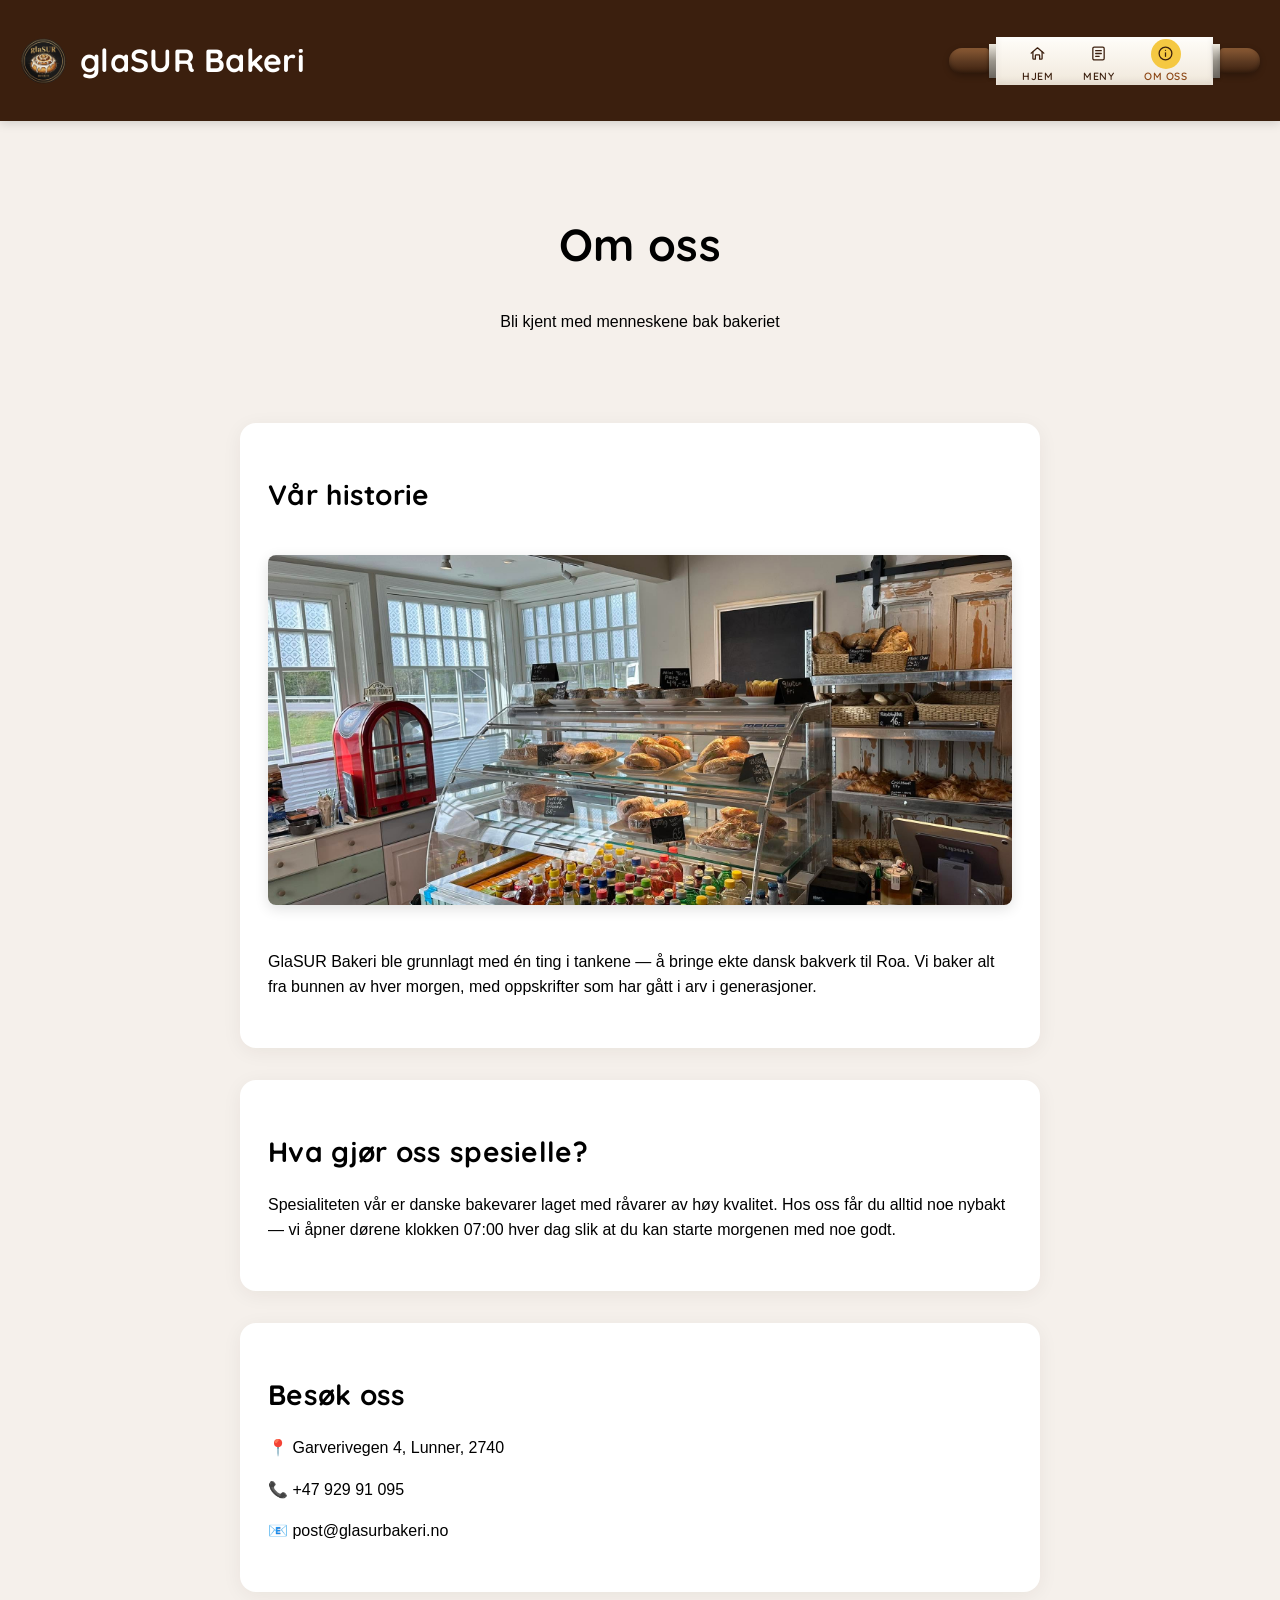
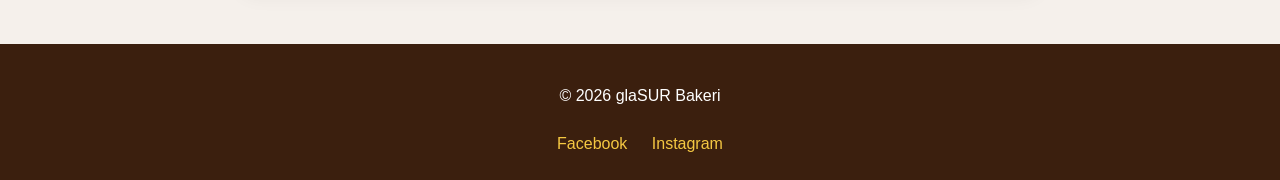
<file: OmOss.html>
<!DOCTYPE html>
<html lang="no">
<head>
    <meta charset="UTF-8">
    <meta name="viewport" content="width=device-width, initial-scale=1.0">
    <meta name="description" content="Bli kjent med glaSUR Bakeri i Lunner — vår historie, hva som gjør oss spesielle, og hvordan du finner oss.">
    <title>Om oss</title>
    <link rel="icon" href="Bilder/glasur-logo.png" type="image/png">
    <link rel="preconnect" href="https://fonts.googleapis.com">
    <link rel="preconnect" href="https://fonts.gstatic.com" crossorigin>
    <link href="https://fonts.googleapis.com/css2?family=Quicksand:wght@500;600;700&display=swap" rel="stylesheet">
    <link rel="stylesheet" href="CSS/style.css">
</head>
<body>
  <header>
    <div class="brand">
      <img src="Bilder/glasur-logo.png" alt="" class="header-logo">
      <h1>glaSUR Bakeri</h1>
    </div>

    <nav class="kjevle-nav" aria-label="Hovednavigasjon">
      <span class="kjevle-handle" aria-hidden="true"></span>
      <span class="kjevle-ring" aria-hidden="true"></span>
      <ul class="kjevle-list">
        <li>
          <a href="index.html" class="kjevle-link">
            <span class="kjevle-icon-wrap">
              <svg viewBox="0 0 24 24" fill="none" stroke="currentColor" stroke-width="1.8" stroke-linecap="round" stroke-linejoin="round" aria-hidden="true"><path d="M3 11.5 12 4l9 7.5"/><path d="M5.5 10v9a1 1 0 0 0 1 1H9v-5a1 1 0 0 1 1-1h4a1 1 0 0 1 1 1v5h2.5a1 1 0 0 0 1-1v-9"/></svg>
            </span>
            <span class="kjevle-label">Hjem</span>
          </a>
        </li>
        <li>
          <a href="Meny.html" class="kjevle-link">
            <span class="kjevle-icon-wrap">
              <svg viewBox="0 0 24 24" fill="none" stroke="currentColor" stroke-width="1.8" stroke-linecap="round" stroke-linejoin="round" aria-hidden="true"><rect x="4" y="3" width="16" height="18" rx="2"/><path d="M8 8h8M8 12h8M8 16h5"/></svg>
            </span>
            <span class="kjevle-label">Meny</span>
          </a>
        </li>
        <li>
          <a href="OmOss.html" class="kjevle-link" aria-current="page">
            <span class="kjevle-icon-wrap">
              <svg viewBox="0 0 24 24" fill="none" stroke="currentColor" stroke-width="1.8" stroke-linecap="round" stroke-linejoin="round" aria-hidden="true"><circle cx="12" cy="12" r="9"/><line x1="12" y1="11" x2="12" y2="16"/><circle cx="12" cy="7.5" r="0.9" fill="currentColor" stroke="none"/></svg>
            </span>
            <span class="kjevle-label">Om oss</span>
          </a>
        </li>
      </ul>
      <span class="kjevle-ring" aria-hidden="true"></span>
      <span class="kjevle-handle" aria-hidden="true"></span>
    </nav>
  </header>

  <main>
  <section class="hero reveal">
    <h2>Om oss</h2>
    <p>Bli kjent med menneskene bak bakeriet</p>
  </section>

  <section class="reveal">
    <h2>Vår historie</h2>
    <img src="Bilder/glasur-om-oss.jpg" alt="GlaSUR Bakeri" class="omoss-bilde" loading="lazy">
    <p>GlaSUR Bakeri ble grunnlagt med én ting i tankene — å bringe ekte dansk bakverk til Roa. Vi baker alt fra bunnen av hver morgen, med oppskrifter som har gått i arv i generasjoner.</p>
  </section>

  <section class="reveal">
    <h2>Hva gjør oss spesielle?</h2>
    <p>Spesialiteten vår er danske bakevarer laget med råvarer av høy kvalitet. Hos oss får du alltid noe nybakt — vi åpner dørene klokken 07:00 hver dag slik at du kan starte morgenen med noe godt.</p>
  </section>

  <section class="reveal">
    <h2>Besøk oss</h2>
   <p><span aria-hidden="true">📍</span> <span class="sr-only">Adresse:</span> Garverivegen 4, Lunner, 2740</p>
  <p><span aria-hidden="true">📞</span> <span class="sr-only">Telefon:</span> +47 929 91 095</p>
  <p><span aria-hidden="true">📧</span> <span class="sr-only">E-post:</span> post@glasurbakeri.no</p>
  </section>
</main>
<footer>
  <p>© 2026 glaSUR Bakeri</p>
  <a href="https://www.facebook.com/profile.php?id=61575648731493" target="_blank" rel="noopener noreferrer">Facebook</a>
  <a href="https://www.instagram.com/glasur.bakeri/" target="_blank" rel="noopener noreferrer">Instagram</a>
</footer>
  <script src="JS/main.js"></script>
</body>
</html>
</file>
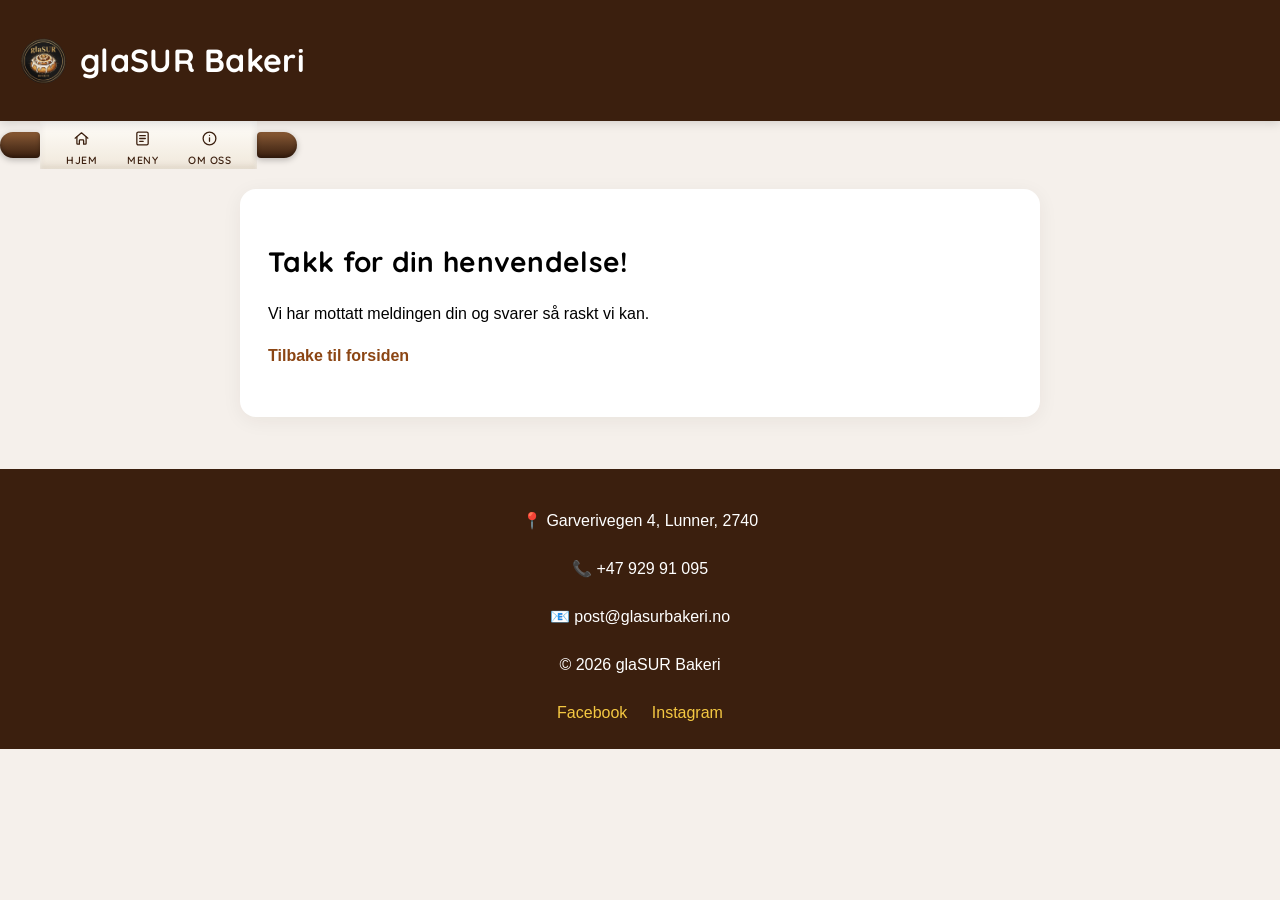
<file: takk.html>
<!DOCTYPE html>
<html lang="no">
<head>
    <meta charset="UTF-8">
    <meta name="viewport" content="width=device-width, initial-scale=1.0">
    <meta name="description" content="Takk for din henvendelse til glaSUR Bakeri. Vi svarer så raskt vi kan.">
    <title>Takk</title>
    <link rel="icon" href="Bilder/glasur-logo.png" type="image/png">
    <link rel="preconnect" href="https://fonts.googleapis.com">
    <link rel="preconnect" href="https://fonts.gstatic.com" crossorigin>
    <link href="https://fonts.googleapis.com/css2?family=Quicksand:wght@500;600;700&display=swap" rel="stylesheet">
    <link rel="stylesheet" href="CSS/style.css">
</head>
<body>
  <header>
    <div class="brand">
      <img src="Bilder/glasur-logo.png" alt="" class="header-logo">
      <h1>glaSUR Bakeri</h1>
    </div>
  </header>

  <nav class="kjevle-nav" aria-label="Hovednavigasjon">
    <span class="kjevle-handle" aria-hidden="true"></span>
    <ul class="kjevle-list">
      <li>
        <a href="index.html" class="kjevle-link">
          <span class="kjevle-icon-wrap">
            <svg viewBox="0 0 24 24" fill="none" stroke="currentColor" stroke-width="1.8" stroke-linecap="round" stroke-linejoin="round" aria-hidden="true"><path d="M3 11.5 12 4l9 7.5"/><path d="M5.5 10v9a1 1 0 0 0 1 1H9v-5a1 1 0 0 1 1-1h4a1 1 0 0 1 1 1v5h2.5a1 1 0 0 0 1-1v-9"/></svg>
          </span>
          <span class="kjevle-label">Hjem</span>
        </a>
      </li>
      <li>
        <a href="Meny.html" class="kjevle-link">
          <span class="kjevle-icon-wrap">
            <svg viewBox="0 0 24 24" fill="none" stroke="currentColor" stroke-width="1.8" stroke-linecap="round" stroke-linejoin="round" aria-hidden="true"><rect x="4" y="3" width="16" height="18" rx="2"/><path d="M8 8h8M8 12h8M8 16h5"/></svg>
          </span>
          <span class="kjevle-label">Meny</span>
        </a>
      </li>
      <li>
        <a href="OmOss.html" class="kjevle-link">
          <span class="kjevle-icon-wrap">
            <svg viewBox="0 0 24 24" fill="none" stroke="currentColor" stroke-width="1.8" stroke-linecap="round" stroke-linejoin="round" aria-hidden="true"><circle cx="12" cy="12" r="9"/><line x1="12" y1="11" x2="12" y2="16"/><circle cx="12" cy="7.5" r="0.9" fill="currentColor" stroke="none"/></svg>
          </span>
          <span class="kjevle-label">Om oss</span>
        </a>
      </li>
    </ul>
    <span class="kjevle-handle" aria-hidden="true"></span>
  </nav>

  <main>
    <section class="reveal">
      <h2>Takk for din henvendelse!</h2>
      <p>Vi har mottatt meldingen din og svarer så raskt vi kan.</p>
      <p><a href="index.html">Tilbake til forsiden</a></p>
    </section>
  </main>

 <footer>
  <p><span aria-hidden="true">📍</span> <span class="sr-only">Adresse:</span> Garverivegen 4, Lunner, 2740</p>
  <p><span aria-hidden="true">📞</span> <span class="sr-only">Telefon:</span> +47 929 91 095</p>
  <p><span aria-hidden="true">📧</span> <span class="sr-only">E-post:</span> post@glasurbakeri.no</p>
  <p>© 2026 glaSUR Bakeri</p>
  <a href="https://www.facebook.com/profile.php?id=61575648731493" target="_blank" rel="noopener noreferrer">Facebook</a>
<a href="https://www.instagram.com/glasur.bakeri/" target="_blank" rel="noopener noreferrer">Instagram</a>
</footer>
  <script src="JS/main.js"></script>

</body>
</html>
</file>
<file: CSS/style.css>
/* Fargepalett – én kilde til sannhet */
:root {
    --brun-mork: #3b1f0e;   /* mørk brun: header, hero-bunn, tekst */
    --brun: #8B4513;        /* medium brun: aksent, hover, lenker */
    --krem: #f5f0eb;        /* lys bakgrunn */
    --gul: #f5c842;         /* gul aksent: CTA, detaljer */
}

@media (prefers-reduced-motion: no-preference) {
    html { scroll-behavior: smooth; }
}

body {
    margin: 0;
    background-color: #f5f0eb;
    font-family: 'Segoe UI', Roboto, Helvetica, Arial, sans-serif;
    line-height: 1.6;
}

h1, h2, h3 {
    font-family: 'Quicksand', 'Segoe UI', sans-serif;
    letter-spacing: 0.3px;
    line-height: 1.2;
}

h1 {
    color: white;
    font-size: clamp(1.6rem, 3vw, 2rem);
}

h2 {
    font-size: clamp(1.4rem, 2.6vw, 1.75rem);
}

h3 {
    font-size: 1.2rem;
}

/* Undersidenes hero-tittel («Meny», «Om oss») – tydeligere enn vanlig h2 */
section.hero h2 {
    font-size: clamp(2rem, 5vw, 2.8rem);
}

header {
    background-color: #3b1f0e;
    color: white;
    padding: 20px;
    box-shadow: 0 2px 10px rgba(0, 0, 0, 0.15);
    position: sticky;
    top: 0;
    z-index: 100;
    display: flex;
    flex-wrap: wrap;
    align-items: center;
    gap: 14px 20px;
    transition: background-color 0.35s ease, box-shadow 0.35s ease, padding 0.35s ease;
}

/* Gjennomsiktig header som ligger over helskjerm-heroen */
header.over-hero {
    position: fixed;
    left: 0;
    right: 0;
    background-color: transparent;
    box-shadow: none;
    padding-top: 26px;
    padding-bottom: 26px;
}

header.over-hero.is-solid {
    background-color: #3b1f0e;
    box-shadow: 0 2px 10px rgba(0, 0, 0, 0.15);
    padding-top: 14px;
    padding-bottom: 14px;
}

.brand {
    display: flex;
    align-items: center;
    gap: 12px;
}

/* Merkevaren øverst er en lenke tilbake til forsiden */
a.brand {
    text-decoration: none;
    color: inherit;
    border-radius: 8px;
    transition: opacity 0.2s ease;
}

a.brand:hover {
    opacity: 0.85;
}

a.brand:focus-visible {
    outline: 2px solid #f5f0eb;
    outline-offset: 4px;
}

.header-logo {
    width: 48px;
    height: 48px;
    border-radius: 50%;
    object-fit: cover;
}

.kjevle-nav {
    display: flex;
    align-items: center;
    margin-left: auto;
}

.kjevle-handle {
    width: 40px;
    height: 26px;
    background: linear-gradient(180deg, #8a5a34, #5a3820 55%, #3b1f0e);
    box-shadow: inset 0 -2px 4px rgba(0, 0, 0, 0.3), 0 2px 6px rgba(0, 0, 0, 0.25);
    flex-shrink: 0;
}

.kjevle-handle:first-child {
    border-radius: 13px 4px 4px 13px;
}

.kjevle-handle:last-child {
    border-radius: 4px 13px 13px 4px;
}

.kjevle-ring {
    width: 7px;
    height: 34px;
    background: linear-gradient(180deg, #ece7dd, #9a958c 50%, #6b6660);
    box-shadow: 0 1px 3px rgba(0, 0, 0, 0.3);
    flex-shrink: 0;
}

.kjevle-list {
    list-style: none;
    margin: 0;
    padding: 0 26px;
    height: 48px;
    background: linear-gradient(180deg, #fffdf9, #f0e8db);
    box-shadow: inset 0 2px 4px rgba(255, 255, 255, 0.6), inset 0 -3px 6px rgba(59, 31, 14, 0.1);
    display: flex;
    flex-direction: row;
    align-items: center;
    justify-content: center;
    gap: 30px;
    flex-shrink: 0;
}

.kjevle-link {
    display: flex;
    flex-direction: column;
    align-items: center;
    gap: 2px;
    color: #3b1f0e;
    text-decoration: none;
    font-family: 'Quicksand', 'Segoe UI', sans-serif;
    font-size: 10.5px;
    line-height: 1.1;
    font-weight: 600;
    letter-spacing: 0.5px;
    text-transform: uppercase;
}

.kjevle-icon-wrap {
    display: flex;
    align-items: center;
    justify-content: center;
    width: 30px;
    height: 30px;
    border-radius: 50%;
    background: transparent;
    transition: background-color 0.2s ease, transform 0.2s ease;
}

.kjevle-icon-wrap svg {
    width: 17px;
    height: 17px;
}

.kjevle-link:hover .kjevle-icon-wrap,
.kjevle-link:focus-visible .kjevle-icon-wrap {
    background: #f5f0eb;
    transform: translateY(-2px);
}

.kjevle-link:focus-visible {
    outline: 2px solid var(--brun);
    outline-offset: 2px;
    border-radius: 4px;
}

.kjevle-link[aria-current="page"] .kjevle-icon-wrap {
    background: #f5c842;
}

.kjevle-link[aria-current="page"] .kjevle-label {
    color: var(--brun);
}

main {
    max-width: 800px;
    margin: 0 auto;
    padding: 20px;
}

table {
    width: 100%;
    border-collapse: collapse;
}

th, td {
    border: 1px solid #e6ddd2;
    padding: 8px;
    text-align: left;
}

th {
    background-color: #3b1f0e;
    color: white;
}

tbody tr:hover td {
    background-color: #f5f0eb;
}

footer {
    background-color: #3b1f0e;
    color: white;
    text-align: center;
    padding: 20px;
    line-height: 2;
}

section {
    margin-bottom: 32px;
    background-color: #ffffff;
    border-radius: 16px;
    padding: 32px 28px;
    box-shadow: 0 4px 20px rgba(59, 31, 14, 0.06);
}

section.hero {
    background-color: transparent;
    box-shadow: none;
    border-radius: 0;
    padding: 40px 20px;
}

label {
    display: block;
    margin-top: 10px;
}

input, textarea {
    display: block;
    width: 100%;
    box-sizing: border-box;
    padding: 8px;
    margin-top: 5px;
    border: 1px solid #d8cfc3;
    border-radius: 6px;
    font-family: inherit;
    transition: border-color 0.2s ease, box-shadow 0.2s ease;
}

.sr-only {
    position: absolute;
    width: 1px;
    height: 1px;
    padding: 0;
    margin: -1px;
    overflow: hidden;
    clip: rect(0, 0, 0, 0);
    white-space: nowrap;
    border: 0;
}

/* Hopp til innhold-lenke for tastaturbrukere (synlig kun ved fokus) */
.skip-link {
    position: absolute;
    left: 8px;
    top: -48px;
    z-index: 200;
    background: #3b1f0e;
    color: #fff;
    padding: 10px 16px;
    border-radius: 8px;
    text-decoration: none;
    transition: top 0.2s ease;
}

.skip-link:focus {
    top: 8px;
    outline: 2px solid #f5c842;
    outline-offset: 2px;
}

/* Klikkbar kontaktinfo (tel:/mailto:) uten å skille seg ut som lenke */
.kontakt-lenke {
    color: inherit;
    text-decoration: none;
}

.kontakt-lenke:hover {
    text-decoration: underline;
}

footer .kontakt-lenke {
    margin: 0;
}

/* Fokusring på knapper, i tråd med resten av UI-et */
button:focus-visible {
    outline: 2px solid #f5c842;
    outline-offset: 2px;
}

input:focus, textarea:focus {
    outline: none;
    border-color: var(--brun);
    box-shadow: 0 0 0 3px rgba(139, 69, 19, 0.15);
}

button {
    margin-top: 15px;
    padding: 10px 20px;
    background-color: #3b1f0e;
    color: white;
    border: none;
    border-radius: 5px;
    cursor: pointer;
    transition: background-color 0.2s ease, transform 0.2s ease, box-shadow 0.2s ease;
}

button:hover {
    background-color: var(--brun);
    transform: translateY(-2px);
    box-shadow: 0 4px 12px rgba(0, 0, 0, 0.2);
}

a {
    color: #f5c842;
    text-decoration: none;
    transition: color 0.2s ease, opacity 0.2s ease;
}

a:focus-visible {
    outline: 2px solid var(--brun);
    outline-offset: 2px;
}

.tilbud-kort {
  background-color: #f5f0eb;
  border: 2px solid #3b1f0e;
  border-radius: 8px;
  padding: 20px;
  max-width: 400px;
}

.pris {
  color: var(--brun);
  font-weight: bold;
}

.hero {
  text-align: center;
}

/* ---- Helskjerm-hero ---- */
.hero-full {
  position: relative;
  min-height: 100vh;
  min-height: 100svh;
  margin: 0;
  padding: 0;
  display: flex;
  align-items: center;
  justify-content: center;
  text-align: center;
  overflow: hidden;
  background: #3b1f0e;
}

.hero-full__bg {
  position: absolute;
  inset: 0;
  background-image: url('../Bilder/hero.jpg');
  background-size: cover;
  background-position: center;
  transform: scale(1.12);
  animation: heroZoom 14s ease-out forwards;
}

@keyframes heroZoom {
  to { transform: scale(1); }
}

.hero-full::after {
  content: "";
  position: absolute;
  inset: 0;
  background: linear-gradient(180deg, rgba(59, 31, 14, 0.62), rgba(59, 31, 14, 0.5) 45%, rgba(59, 31, 14, 0.84));
}

.hero-full__content {
  position: relative;
  z-index: 2;
  color: #fff;
  padding: 120px 24px 60px;
  max-width: 720px;
}

.hero-full__logo {
  width: 130px;
  filter: drop-shadow(0 6px 16px rgba(0, 0, 0, 0.4));
}

.hero-full__content h2 {
  font-size: clamp(2rem, 6vw, 3.4rem);
  margin: 18px 0 10px;
  color: #fff;
  text-shadow: 0 2px 20px rgba(0, 0, 0, 0.4);
}

.hero-full__content p {
  font-size: clamp(1rem, 2.4vw, 1.3rem);
  margin: 0 auto 28px;
  max-width: 520px;
  color: #f3e8dc;
  text-shadow: 0 1px 12px rgba(0, 0, 0, 0.5);
}

.hero-full .knapp {
  background-color: #f5c842;
  color: #3b1f0e;
  font-weight: 700;
  font-family: 'Quicksand', 'Segoe UI', sans-serif;
  padding: 14px 32px;
  font-size: 1.05rem;
}

.hero-full .knapp:hover {
  background-color: #ffd966;
  color: #3b1f0e;
}

/* Scroll-hint pil nederst i heroen */
.scroll-hint {
  position: absolute;
  left: 50%;
  bottom: 26px;
  transform: translateX(-50%);
  z-index: 2;
  color: rgba(255, 255, 255, 0.85);
  animation: bounce 1.8s ease-in-out infinite;
}

.scroll-hint svg {
  width: 30px;
  height: 30px;
}

@keyframes bounce {
  0%, 100% { transform: translate(-50%, 0); }
  50% { transform: translate(-50%, 10px); }
}

/* ---- Scroll-reveal animasjoner ---- */
.reveal {
  opacity: 0;
  transform: translateY(40px);
  transition: opacity 0.7s ease, transform 0.7s ease;
}

.reveal.is-visible {
  opacity: 1;
  transform: translateY(0);
}

.reveal-delay-1 { transition-delay: 0.12s; }
.reveal-delay-2 { transition-delay: 0.24s; }
.reveal-delay-3 { transition-delay: 0.36s; }

@media (prefers-reduced-motion: reduce) {
  .reveal { opacity: 1; transform: none; transition: none; }
  .hero-full__bg { animation: none; transform: scale(1); }
  .scroll-hint { animation: none; }
}

.knapp {
  display: inline-block;
  margin-top: 15px;
  padding: 12px 25px;
  background-color: #3b1f0e;
  color: white;
  text-decoration: none;
  border-radius: 5px;
  transition: background-color 0.2s ease, transform 0.2s ease, box-shadow 0.2s ease;
}

.knapp:hover {
  background-color: var(--brun);
  color: white;
  transform: translateY(-2px);
  box-shadow: 0 4px 12px rgba(0, 0, 0, 0.2);
}

.apningstider {
  width: auto;
  min-width: 250px;
}

.apningstider td,
.apningstider th {
  padding: 6px 20px 6px 0;
  border: none;
  background-color: transparent;
  color: inherit;
  font-weight: normal;
  text-align: left;
}

footer a {
  color: #f5c842;
  text-decoration: none;
  margin: 0 10px;
}

footer a:hover {
  opacity: 0.75;
}

main a {
  color: var(--brun);
  font-weight: 600;
}

main a:hover {
  color: #3b1f0e;
}

.omoss-bilde {
  width: 100%;
  max-height: 350px;
  object-fit: cover;
  border-radius: 8px;
  box-shadow: 0 4px 14px rgba(0, 0, 0, 0.12);
  margin: 20px 0;
}

.meny-bilde {
  width: 50px;
  height: 50px;
  object-fit: cover;
  border-radius: 5px;
  vertical-align: middle;
  margin-right: 10px;
}

@media (max-width: 600px) {
  body {
    font-size: 18px;
  }

  section {
    padding: 22px 18px;
  }

  /* Header: sentrer logo og kjevle når de brytes til hver sin linje */
  header {
    justify-content: center;
    text-align: center;
    padding: 16px;
  }

  .brand {
    justify-content: center;
    width: 100%;
  }

  .kjevle-nav {
    margin-left: 0;
  }

  /* Litt mindre logo/tittel så headeren ikke blir for høy på mobil */
  .header-logo {
    width: 40px;
    height: 40px;
  }

  /* Helskjerm-hero: gi innholdet plass under den todelte headeren */
  .hero-full__content {
    padding-top: 100px;
  }

  .kjevle-list {
    height: 42px;
    padding: 0 14px;
    gap: 16px;
  }

  .kjevle-handle {
    width: 26px;
    height: 20px;
  }

  .kjevle-ring {
    width: 5px;
    height: 26px;
  }

  .kjevle-icon-wrap {
    width: 26px;
    height: 26px;
  }

  .kjevle-icon-wrap svg {
    width: 14px;
    height: 14px;
  }

  .kjevle-link {
    font-size: 8.5px;
  }

  .knapp {
    padding: 15px 30px;
    font-size: 18px;
  }

  input, textarea {
    font-size: 16px;
    padding: 12px;
  }

  button {
    font-size: 18px;
    padding: 15px 25px;
  }
}

/* ============================================================
   Grinaker bakeri – seksjoner (hero-CTA, meny, skjema, kart)
   ============================================================ */

/* Ankermål skal ikke havne bak den faste headeren */
section[id] {
  scroll-margin-top: 90px;
}

.seksjon-ingress {
  color: #5a4636;
}

/* ---- Hero: to CTA-er ---- */
.hero-full__cta {
  display: flex;
  gap: 14px;
  justify-content: center;
  flex-wrap: wrap;
}

/* Sekundær «outline»-knapp */
.knapp--sekundaer {
  background-color: transparent;
  color: var(--brun-mork);
  border: 2px solid var(--brun);
}
.knapp--sekundaer:hover {
  background-color: var(--brun);
  color: #fff;
}
/* På den mørke heroen: lys outline i stedet */
.hero-full .knapp--sekundaer {
  color: #fff;
  border-color: rgba(255, 255, 255, 0.85);
  background-color: transparent;
}
.hero-full .knapp--sekundaer:hover {
  background-color: rgba(255, 255, 255, 0.16);
  color: #fff;
}

/* ---- Meny / produktkort ---- */
.produkt-grid {
  display: grid;
  grid-template-columns: repeat(auto-fit, minmax(220px, 1fr));
  gap: 20px;
  margin-top: 8px;
}
.produkt-kort {
  background: var(--krem);
  border-radius: 12px;
  overflow: hidden;
  box-shadow: 0 3px 14px rgba(59, 31, 14, 0.06);
}
.produkt-bilde {
  width: 100%;
  height: 180px;
  object-fit: cover;
  display: block;
  background: #e7dccd;
}
.produkt-kort h3 {
  margin: 14px 18px 6px;
}
.produkt-kort p {
  margin: 0 18px 18px;
  color: #5a4636;
}

/* ---- Bestillingsskjema ---- */
.skjema-rad {
  display: grid;
  grid-template-columns: 1fr 1fr;
  gap: 0 20px;
}
.skjema-felt {
  display: flex;
  flex-direction: column;
  margin-top: 12px;
}
.skjema-felt label {
  margin-bottom: 4px;
  font-weight: 600;
}
.bestill-skjema select {
  display: block;
  width: 100%;
  box-sizing: border-box;
  padding: 10px 8px;
  border: 1px solid #e7dccd;
  border-radius: 6px;
  font-family: inherit;
  font-size: 1rem;
  background: #fff;
}
.bestill-skjema select:focus {
  outline: none;
  border-color: var(--brun);
  box-shadow: 0 0 0 3px rgba(139, 69, 19, 0.15);
}
.bestill-skjema .knapp {
  margin-top: 18px;
  border: none;
  cursor: pointer;
  font-size: 1.05rem;
}
.skjema-fallback {
  margin-top: 14px;
  color: #5a4636;
  font-size: 0.95rem;
}
.skjema-fallback .kontakt-lenke {
  color: var(--brun);
  font-weight: 600;
  text-decoration: underline;
}

.apningstider-note {
  margin-top: 12px;
  font-size: 0.9rem;
  color: #6b5847;
}

/* ---- Kart & kontakt ---- */
.kontakt-grid {
  display: grid;
  grid-template-columns: 1.4fr 1fr;
  gap: 24px;
  align-items: stretch;
  margin-top: 8px;
}
.kart {
  border-radius: 12px;
  overflow: hidden;
  box-shadow: 0 3px 14px rgba(59, 31, 14, 0.08);
  min-height: 300px;
}
.kart iframe {
  width: 100%;
  height: 100%;
  min-height: 300px;
  border: 0;
  display: block;
}
.kontakt-info {
  display: flex;
  flex-direction: column;
  justify-content: center;
  gap: 4px;
}
.kontakt-info .knapp {
  margin-top: 10px;
  align-self: flex-start;
}

/* ---- Mobil ---- */
@media (max-width: 600px) {
  .skjema-rad { grid-template-columns: 1fr; }
  .kontakt-grid { grid-template-columns: 1fr; }
  .kontakt-info .knapp { align-self: stretch; text-align: center; }
  .produkt-bilde { height: 200px; }
}
</file>
